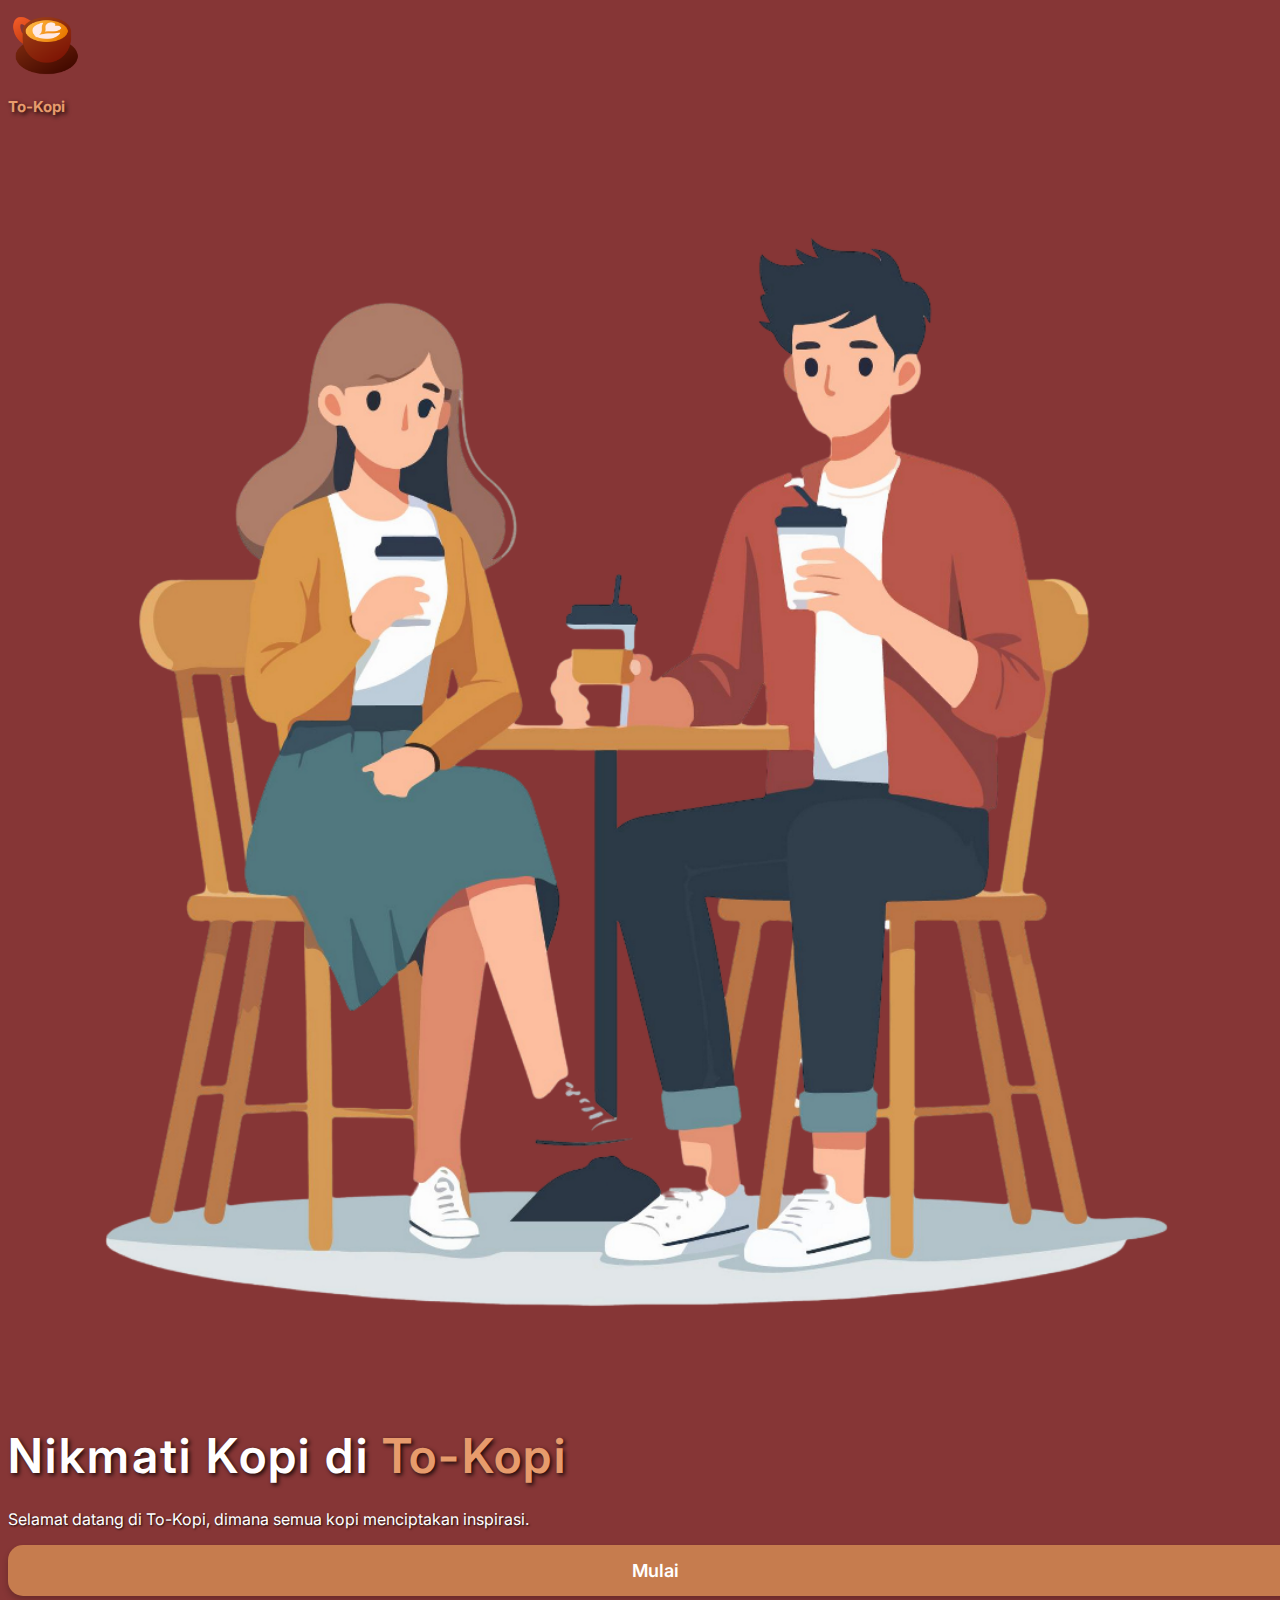
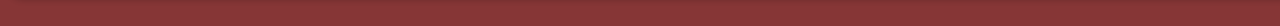
<file: index.html>
<!DOCTYPE html>
<html lang="en">
  <head>
    <meta charset="utf-8" />
    <meta name="viewport" content="width=device-width, initial-scale=1" />
    <title>To-Kopi</title>
    <link
      href="https://cdn.jsdelivr.net/npm/bootstrap@5.3.5/dist/css/bootstrap.min.css"
      rel="stylesheet"
      integrity="sha384-SgOJa3DmI69IUzQ2PVdRZhwQ+dy64/BUtbMJw1MZ8t5HZApcHrRKUc4W0kG879m7"
      crossorigin="anonymous"
    />
    <link rel="stylesheet" href="styles.css" />
    <link rel="preconnect" href="https://fonts.googleapis.com" />
    <link rel="preconnect" href="https://fonts.gstatic.com" crossorigin />
    <link
      href="https://fonts.googleapis.com/css2?family=Inter:ital,opsz,wght@0,14..32,100..900;1,14..32,100..900&display=swap"
      rel="stylesheet"
    />
    <link rel="icon" href="gambar/img-logo.png" />
  </head>
  <body class="body-index">
    <script
      src="https://cdn.jsdelivr.net/npm/bootstrap@5.3.5/dist/js/bootstrap.bundle.min.js"
      integrity="sha384-k6d4wzSIapyDyv1kpU366/PK5hCdSbCRGRCMv+eplOQJWyd1fbcAu9OCUj5zNLiq"
      crossorigin="anonymous"
    ></script>
    <div class="container-fluid">
      <div class="halaman-mulai text-center">
        <div class="logo">
          <img src="/gambar/img-logo.png" alt="icon kopi" class="img-logo" />
          <h1 class="name-logo">To-Kopi</h1>
        </div>
        <div class="teks-mulai">
          <img
            src="/gambar/img-jumbotron.png"
            alt="Orang Ngopi"
            class="img-jumbotron"
          />
          <h1 class="judul-mulai">
            Nikmati Kopi di <span class="sec-color">To-Kopi</span>
          </h1>
          <p class="deskripsi-mulai">
            Selamat datang di To-Kopi, dimana semua kopi menciptakan inspirasi.
          </p>
        </div>
        <div class="tombol-mulai">
          <a class="btn btn-mulai" href="home.html" role="button">Mulai</a>
        </div>
      </div>
    </div>
  </body>
</html>
</file>
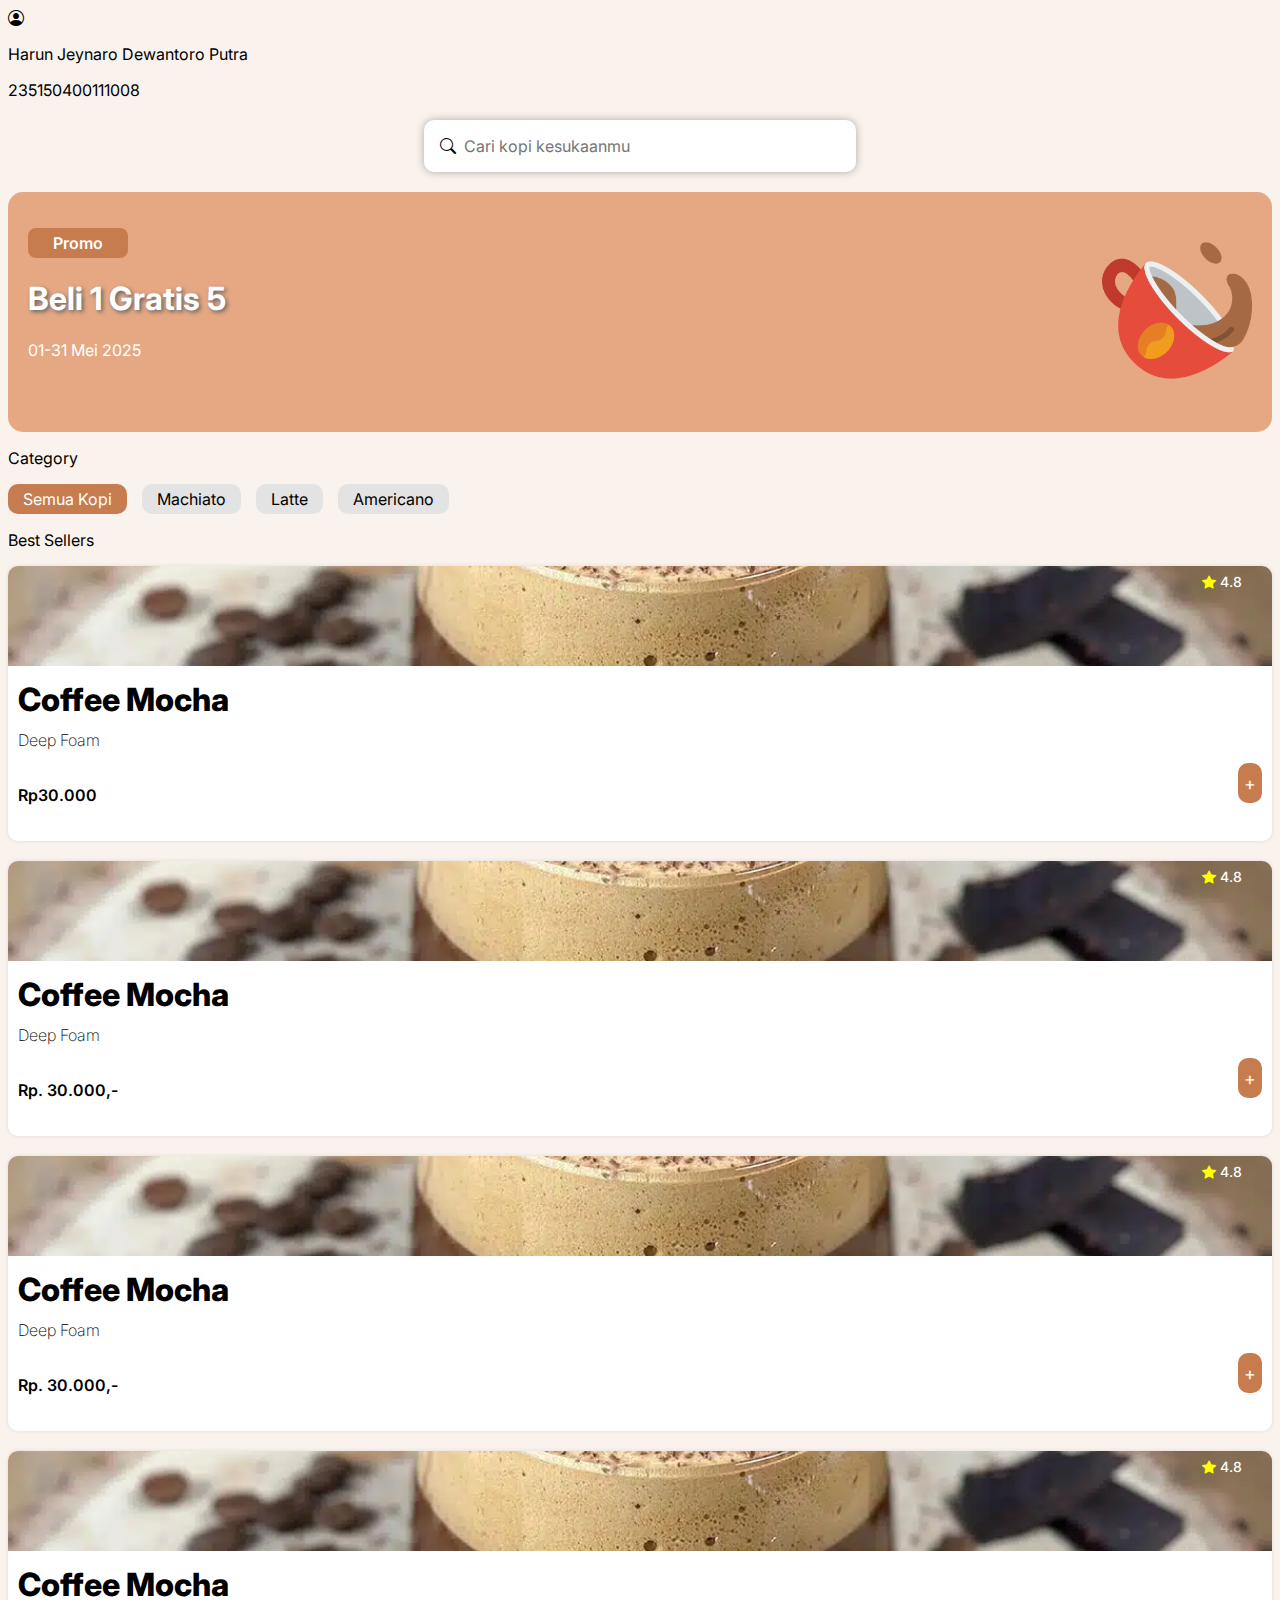
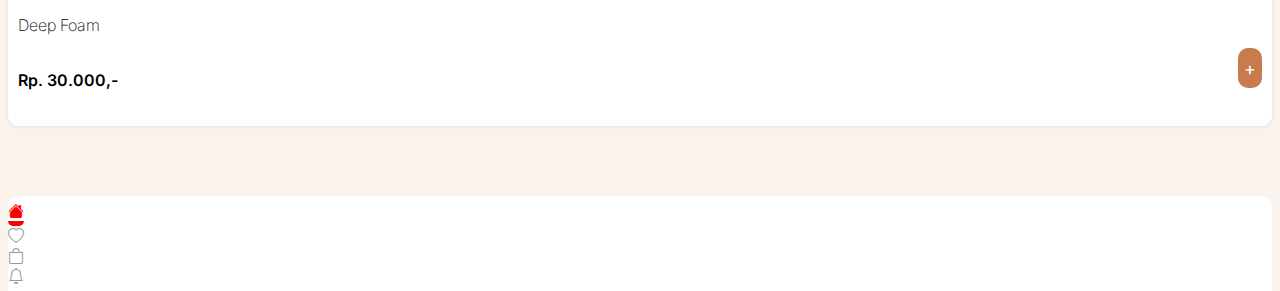
<file: home.html>
<!DOCTYPE html>
<html lang="en">
  <head>
    <meta charset="utf-8" />
    <meta name="viewport" content="width=device-width, initial-scale=1" />
    <title>To-Kopi</title>
    <link rel="stylesheet" href="home.css" />
    <link
      href="https://cdn.jsdelivr.net/npm/bootstrap@5.3.5/dist/css/bootstrap.min.css"
      rel="stylesheet"
      integrity="sha384-SgOJa3DmI69IUzQ2PVdRZhwQ+dy64/BUtbMJw1MZ8t5HZApcHrRKUc4W0kG879m7"
      crossorigin="anonymous"
    />

    <link
      rel="stylesheet"
      href="https://cdn.jsdelivr.net/npm/bootstrap-icons@1.11.3/font/bootstrap-icons.min.css"
    />
    <link rel="preconnect" href="https://fonts.googleapis.com" />
    <link rel="preconnect" href="https://fonts.gstatic.com" crossorigin />
    <link
      href="https://fonts.googleapis.com/css2?family=Inter:ital,opsz,wght@0,14..32,100..900;1,14..32,100..900&display=swap"
      rel="stylesheet"
    />
    <link rel="icon" href="gambar/img-logo.png" />
    <link rel="stylesheet" href="styles.css" />
  </head>
  <body class="p-2">
    <script
      src="https://cdn.jsdelivr.net/npm/bootstrap@5.3.5/dist/js/bootstrap.bundle.min.js"
      integrity="sha384-k6d4wzSIapyDyv1kpU366/PK5hCdSbCRGRCMv+eplOQJWyd1fbcAu9OCUj5zNLiq"
      crossorigin="anonymous"
    ></script>
    <header class="container-fluid mb-3">
      <div class="d-flex justify-content-between align-items-center">
        <div class="d-flex align-items-center gap-2">
          <i class="bi bi-person-circle"></i>
          <div>
            <p class="fw-bold mb-0 fs-12">Harun Jeynaro Dewantoro Putra</p>
            <p class="mb-0 fs-10">235150400111008</p>
          </div>
        </div>
      </div>
    </header>

    <div class="container-fluid">
      <div class="search-container mt-0">
        <i class="bi bi-search"></i>
        <input
          type="text"
          class="search-input"
          placeholder="Cari kopi kesukaanmu"
        />
      </div>
    </div>

    <div class="container-fluid">
      <div class="banner">
        <div class="promo-banner">
          <p>Promo</p>
        </div>
        <h1>Beli 1 Gratis 5</h1>
        <p>01-31 Mei 2025</p>
        <div class="img-banner">
          <img src="/gambar/cup.png" alt="Cup banner" />
        </div>
      </div>
    </div>
    <div class="container-fluid mt-4 category-section">
      <p class="fw-bold">Category</p>
      <div class="category-container">
        <div class="picked-category category-item">Semua Kopi</div>
        <div class="category-item">Machiato</div>
        <div class="category-item">Latte</div>
        <div class="category-item">Americano</div>
      </div>
    </div>

    <div class="container-fluid best-seller">
      <p class="fw-bold">Best Sellers</p>
      <div class="row row-cols-2">
        <div class="col">
          <a href="product.html" class="product-card">
            <div class="product-thumbnail">
              <img src="/gambar/Coffee-Mocha.jpg" alt="Coffee Mocha" />
              <div class="product-thumbnail-rating">
                <i class="bi bi-star-fill"></i> 4.8
              </div>
            </div>
            <div class="product-card-details">
              <h1>Coffee Mocha</h1>
              <p>Deep Foam</p>
              <div class="container-harga-card">
                <p class="harga-card">Rp30.000</p>
                <button class="btn btn-plus">+</button>
              </div>
            </div>
          </a>
        </div>
        <div class="col">
          <a href="product.html" class="product-card">
            <div class="product-thumbnail">
              <img src="/gambar/Coffee-Mocha.jpg" alt="Coffee Mocha" />
              <div class="product-thumbnail-rating">
                <i class="bi bi-star-fill"></i> 4.8
              </div>
            </div>
            <div class="product-card-details">
              <h1>Coffee Mocha</h1>
              <p>Deep Foam</p>
              <div class="container-harga-card">
                <p class="harga-card">Rp. 30.000,-</p>
                <button class="btn btn-plus">+</button>
              </div>
            </div>
          </a>
        </div>
        <div class="col">
          <a href="product.html" class="product-card">
            <div class="product-thumbnail">
              <img src="/gambar/Coffee-Mocha.jpg" alt="Coffee Mocha" />
              <div class="product-thumbnail-rating">
                <i class="bi bi-star-fill"></i> 4.8
              </div>
            </div>
            <div class="product-card-details">
              <h1>Coffee Mocha</h1>
              <p>Deep Foam</p>
              <div class="container-harga-card">
                <p class="harga-card">Rp. 30.000,-</p>
                <button class="btn btn-plus">+</button>
              </div>
            </div>
          </a>
        </div>
        <div class="col">
          <a href="product.html" class="product-card">
            <div class="product-thumbnail">
              <img src="/gambar/Coffee-Mocha.jpg" alt="Coffee Mocha" />
              <div class="product-thumbnail-rating">
                <i class="bi bi-star-fill"></i> 4.8
              </div>
            </div>
            <div class="product-card-details">
              <h1>Coffee Mocha</h1>
              <p>Deep Foam</p>
              <div class="container-harga-card">
                <p class="harga-card">Rp. 30.000,-</p>
                <button class="btn btn-plus">+</button>
              </div>
            </div>
          </a>
        </div>
      </div>
    </div>
    <div class="fixed-bottom">
      <nav class="nav-bottom home">
        <div class="row position-relative">
          <div
            class="col justify-content-center px-2 fs-5 py-1 d-flex flex-column align-items-center"
          >
            <i class="bi bi-house-fill"></i>
          </div>
          <div
            class="col justify-content-center px-2 fs-5 py-1 d-flex flex-column align-items-center"
          >
            <i class="bi bi-heart"></i>
          </div>
          <div
            class="col justify-content-center px-2 fs-5 py-1 d-flex flex-column align-items-center"
          >
            <i class="bi bi-bag"></i>
          </div>
          <div
            class="col justify-content-center px-2 fs-5 py-1 d-flex flex-column align-items-center"
          >
            <i class="bi bi-bell"></i>
          </div>
        </div>
      </nav>
    </div>
  </body>
</html>
</file>
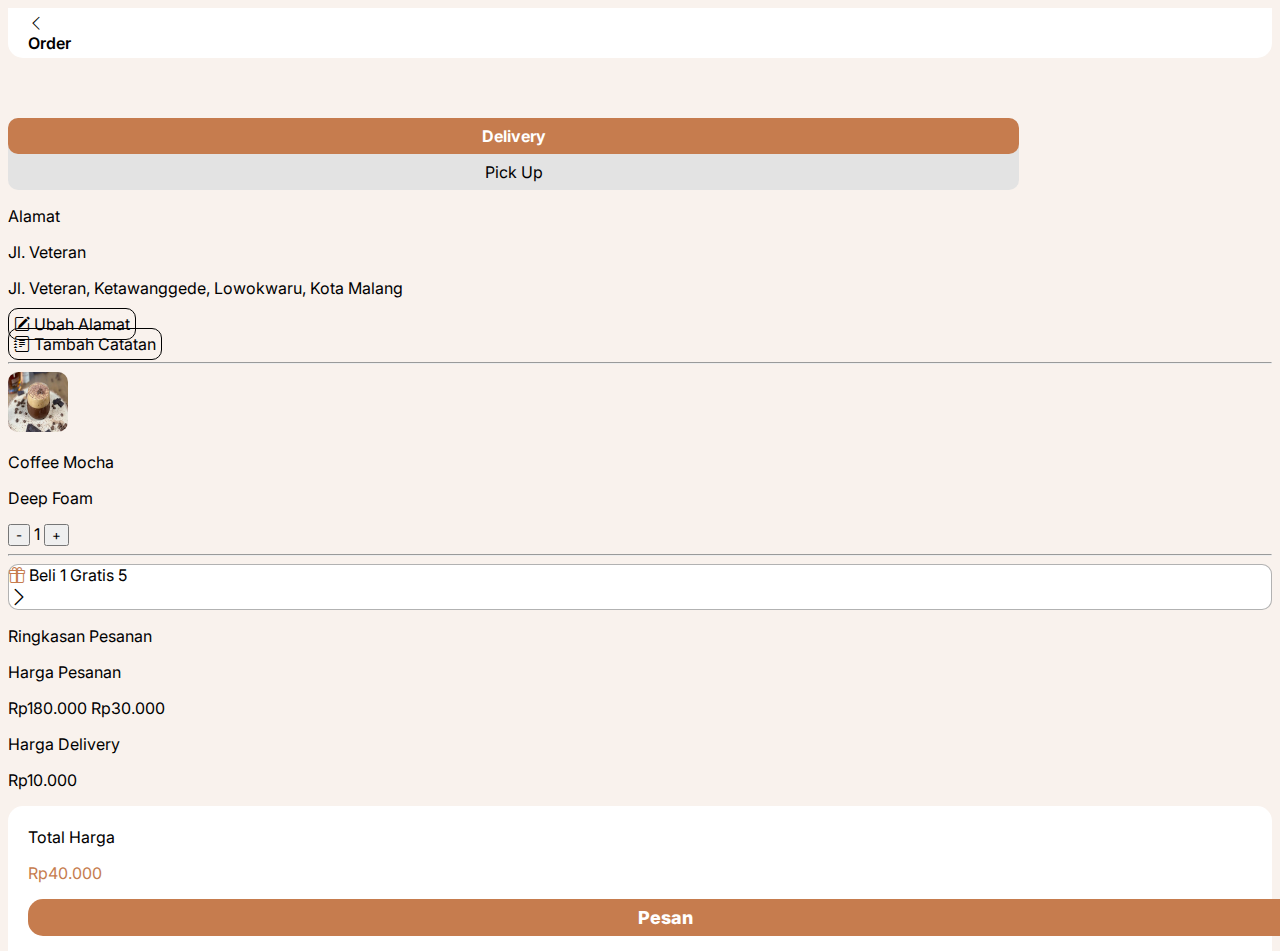
<file: payment.html>
<!DOCTYPE html>
<html lang="en">
  <head>
    <meta charset="utf-8" />
    <meta name="viewport" content="width=device-width, initial-scale=1" />
    <title>To-Kopi</title>
    <link
      href="https://cdn.jsdelivr.net/npm/bootstrap@5.3.5/dist/css/bootstrap.min.css"
      rel="stylesheet"
      integrity="sha384-SgOJa3DmI69IUzQ2PVdRZhwQ+dy64/BUtbMJw1MZ8t5HZApcHrRKUc4W0kG879m7"
      crossorigin="anonymous"
    />
    <link
      rel="stylesheet"
      href="https://cdn.jsdelivr.net/npm/bootstrap-icons@1.11.3/font/bootstrap-icons.min.css"
    />
    <link rel="stylesheet" href="styles.css" />
    <link rel="preconnect" href="https://fonts.googleapis.com" />
    <link rel="preconnect" href="https://fonts.gstatic.com" crossorigin />
    <link
      href="https://fonts.googleapis.com/css2?family=Inter:ital,opsz,wght@0,14..32,100..900;1,14..32,100..900&display=swap"
      rel="stylesheet"
    />
    <link rel="icon" href="gambar/img-logo.png" />
  </head>
  <body>
    <script
      src="https://cdn.jsdelivr.net/npm/bootstrap@5.3.5/dist/js/bootstrap.bundle.min.js"
      integrity="sha384-k6d4wzSIapyDyv1kpU366/PK5hCdSbCRGRCMv+eplOQJWyd1fbcAu9OCUj5zNLiq"
      crossorigin="anonymous"
    ></script>
    <div class="fixed-top">
      <div class="nav-top">
        <div class="row position-relative">
          <div
            class="col justify-content-space-between px-2 fs-5 py-1 d-flex flex-column align-items-center"
          >
            <a href="product.html"><i class="bi bi-chevron-left"></i></a>
          </div>
          <div
            class="col justify-content-space-between px-2 fs-5 py-1 d-flex flex-column align-items-center"
          >
            Order
          </div>
          <div
            class="col justify-content-space-between px-2 fs-5 py-1 d-flex flex-column align-items-center"
          ></div>
        </div>
      </div>
    </div>
    <div class="delivery-options mb-4 px-4 py-2 container-fluid">
      <div class="row d-flex justify-content-space-between">
        <div class="col options picked-option">Delivery</div>
        <div class="col options">Pick Up</div>
      </div>
    </div>
    <div class="mx-2 delivery-details">
      <div class="row mb-3 p-2 delivery-item">
        <div>
          <p class="mb-2 fw-bold">Alamat</p>
          <p class="mb-0 fw-bold">Jl. Veteran</p>
          <p class="fw-light">
            Jl. Veteran, Ketawanggede, Lowokwaru, Kota Malang
          </p>
        </div>
        <div class="col d-flex align-items-center">
          <div>
            <i class="bi bi-pencil-square address-addition"> Ubah Alamat</i>
          </div>
          <div>
            <i class="bi bi-journal-text address-addition"> Tambah Catatan</i>
          </div>
        </div>
      </div>
      <hr />
      <div
        class="d-flex justify-content-between align-items-center px-3 border rounded"
      >
        <div class="d-flex align-items-center">
          <img
            src="/gambar/Coffee-Mocha.jpg"
            alt="Coffee Mocha"
            class="product-img-payment"
          />
          <div class="mt-4 lh-1">
            <p class="fw-bold mb-2">Coffee Mocha</p>
            <p class="text-muted">Deep Foam</p>
          </div>
        </div>
        <div class="d-flex align-items-center">
          <button class="btn btn-light btn-sm" id="decrease">-</button>
          <span class="quantity mx-3 fw-bold">1</span>
          <button class="btn btn-light btn-sm" id="increase">+</button>
        </div>
      </div>

      <hr />
      <div
        class="p-2 mb-3 d-flex align-items-center justify-content-between discount"
      >
        <div class="d-flex align-items-center fs-20">
          <i class="bi bi-gift mx-2" style="color: #c67c4e"></i>
          <span class="mx-2">Beli 1 Gratis 5</span>
        </div>
        <i class="bi bi-chevron-right" style="font-size: 20px"></i>
      </div>
      <div class="row mb-3 p-2 delivery-item">
        <p class="mb-4 fw-bold">Ringkasan Pesanan</p>
        <div class="d-flex justify-content-between align-items-center">
          <p class="fw-light">Harga Pesanan</p>
          <p>
            <span class="text-decoration-line-through">Rp180.000</span> Rp30.000
          </p>
        </div>
        <div class="d-flex justify-content-between align-items-center">
          <p class="fw-light">Harga Delivery</p>
          <p>Rp10.000</p>
        </div>
        <div></div>
      </div>
    </div>
    <div class="fixed-bottom">
      <nav class="nav-bottom product">
        <div class="container-fluid payment-detail">
          <div
            class="px-2 py-2 d-flex justify-content-between align-items-center"
          >
            <p>Total Harga</p>
            <p class="harga-payment fw-bold">Rp40.000</p>
          </div>
          <div class="btn-order">Pesan</div>
        </div>
      </nav>
    </div>
  </body>
</html>
</file>
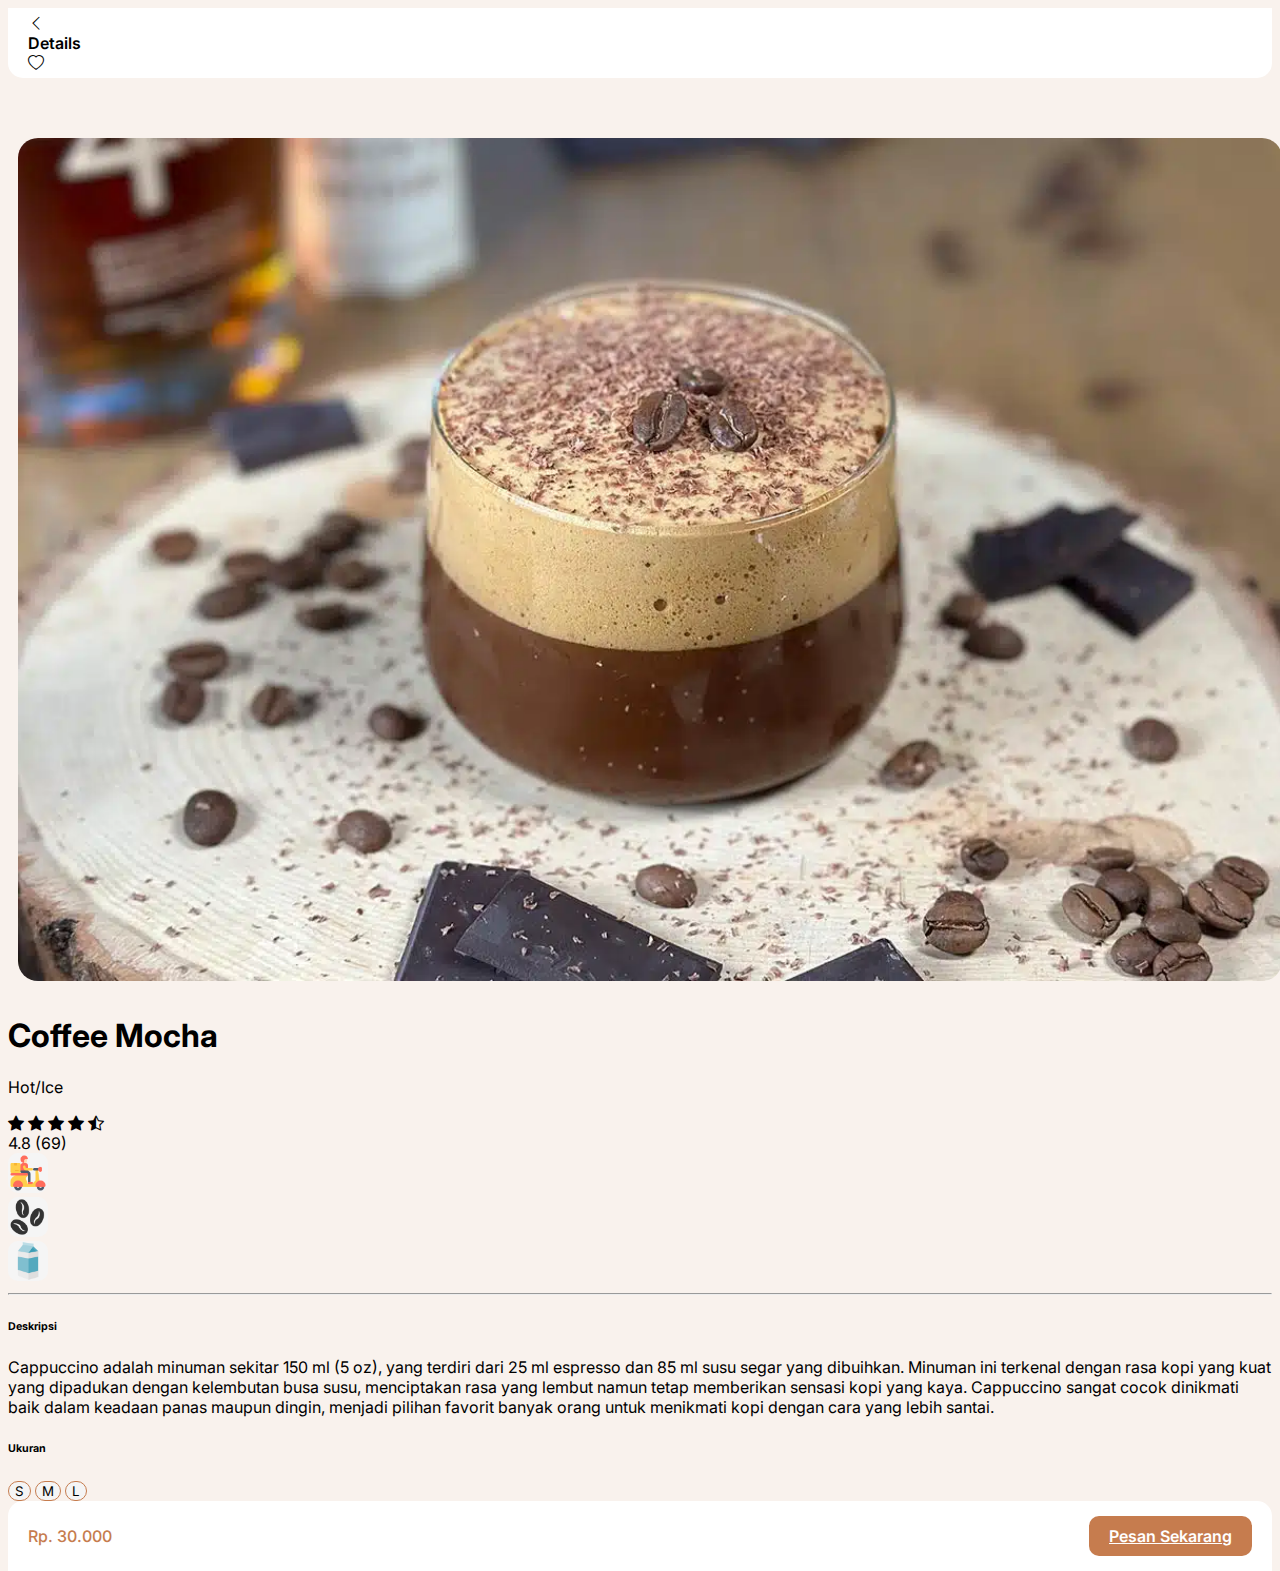
<file: product.html>
<!DOCTYPE html>
<html lang="en">
  <head>
    <meta charset="utf-8" />
    <meta name="viewport" content="width=device-width, initial-scale=1" />
    <title>To-Kopi</title>
    <link
      href="https://cdn.jsdelivr.net/npm/bootstrap@5.3.5/dist/css/bootstrap.min.css"
      rel="stylesheet"
      integrity="sha384-SgOJa3DmI69IUzQ2PVdRZhwQ+dy64/BUtbMJw1MZ8t5HZApcHrRKUc4W0kG879m7"
      crossorigin="anonymous"
    />
    <link
      rel="stylesheet"
      href="https://cdn.jsdelivr.net/npm/bootstrap-icons@1.11.3/font/bootstrap-icons.min.css"
    />
    <link rel="preconnect" href="https://fonts.googleapis.com" />
    <link rel="preconnect" href="https://fonts.gstatic.com" crossorigin />
    <link
      href="https://fonts.googleapis.com/css2?family=Inter:ital,opsz,wght@0,14..32,100..900;1,14..32,100..900&display=swap"
      rel="stylesheet"
    />
    <link rel="icon" href="gambar/img-logo.png" />
    <link rel="stylesheet" href="styles.css" />
  </head>
  <body>
    <script
      src="https://cdn.jsdelivr.net/npm/bootstrap@5.3.5/dist/js/bootstrap.bundle.min.js"
      integrity="sha384-k6d4wzSIapyDyv1kpU366/PK5hCdSbCRGRCMv+eplOQJWyd1fbcAu9OCUj5zNLiq"
      crossorigin="anonymous"
    ></script>
    <div class="fixed-top">
      <div class="nav-top">
        <div class="row position-relative">
          <div
            class="col justify-content-space-between px-2 fs-5 py-1 d-flex flex-column align-items-center"
          >
            <a href="home.html"><i class="bi bi-chevron-left"></i></a>
          </div>
          <div
            class="col justify-content-space-between px-2 fs-5 py-1 d-flex flex-column align-items-center"
          >
            Details
          </div>
          <div
            class="col justify-content-space-between px-2 fs-5 py-1 d-flex flex-column align-items-center"
          >
            <i class="bi bi-heart"></i>
          </div>
        </div>
      </div>
    </div>
    <div class="product-img container-fluid">
      <img src="/gambar/Coffee-Mocha.jpg" alt="Coffee Mocha" />
    </div>

    <div class="product-details container-fluid px-4">
      <div class="product-details-awal d-flex justify-content-between">
        <div>
          <h1 class="mb-1">Coffee Mocha</h1>
          <p class="text-muted small mb-2">Hot/Ice</p>
          <div class="d-flex align-items-center mb-3">
            <div class="rating-stars me-1 text-warning">
              <i class="bi bi-star-fill"></i>
              <i class="bi bi-star-fill"></i>
              <i class="bi bi-star-fill"></i>
              <i class="bi bi-star-fill"></i>
              <i class="bi bi-star-half"></i>
            </div>
            <span class="fw-bold me-1">4.8</span>
            <span class="text-muted small">(69)</span>
          </div>
        </div>
        <div class="d-flex gap-3 mb-4">
          <div
            class="feature-icon d-flex align-items-center justify-content-center"
          >
            <img src="/gambar/delivery-bike.png" class="product-icon p-1" />
          </div>
          <div
            class="feature-icon d-flex align-items-center justify-content-center"
          >
            <img src="/gambar/coffee-bean.png" class="product-icon p-1" />
          </div>
          <div
            class="feature-icon d-flex align-items-center justify-content-center"
          >
            <img src="/gambar/milk.png" class="product-icon p-1" />
          </div>
        </div>
      </div>
      <hr />
      <h6 class="fw-bold mb-2">Deskripsi</h6>
      <p class="text-muted small mb-3">
        Cappuccino adalah minuman sekitar 150 ml (5 oz), yang terdiri dari 25 ml
        espresso dan 85 ml susu segar yang dibuihkan. Minuman ini terkenal
        dengan rasa kopi yang kuat yang dipadukan dengan kelembutan busa susu,
        menciptakan rasa yang lembut namun tetap memberikan sensasi kopi yang
        kaya. Cappuccino sangat cocok dinikmati baik dalam keadaan panas maupun
        dingin, menjadi pilihan favorit banyak orang untuk menikmati kopi dengan
        cara yang lebih santai.
      </p>

      <h6 class="fw-bold mb-2">Ukuran</h6>
      <div class="d-flex gap-2 mb-4">
        <button class="size-option btn">S</button>
        <button class="size-option btn">M</button>
        <button class="size-option btn">L</button>
      </div>
    </div>

    <div class="fixed-bottom">
      <nav class="nav-bottom product">
        <div
          class="col d-flex align-items-center justify-content-space-between text-center px-3"
        >
          <div class="fs-6 fw-bold py-3 col-2 chat">
            <p>Rp. 30.000</p>
          </div>
          <a href="payment.html" class="pesan-sekarang text-decoration-none"
            >Pesan Sekarang</a
          >
        </div>
      </nav>
    </div>
  </body>
</html>
</file>
<file: styles.css>
* {
  font-family: "Inter", sans-serif;
  font-style: normal;
}

body {
  background-color: #f9f2ed;
  height: 100vh;
}

.body-index {
  background-color: #863636;
}

.img-logo {
  width: 75px;
  height: 75px;
}

.name-logo {
  font-size: 15px;
  color: #e79b6c;
  text-shadow: 2px 2px 4px rgba(0, 0, 0, 0.8);
}

.img-jumbotron {
  width: 100%;
}

.halaman-mulai {
  background-color: #863636;
  height: 100vh;
  display: flex;
  flex-direction: column;
  justify-content: space-between;
}

.judul-mulai {
  color: white;
  font-size: 3rem; /* Larger heading */
  font-weight: 600; /* Use a semi-bold or bold font weight */
  margin-bottom: 1.5rem;
  letter-spacing: 0.05em; /* Add a little letter spacing */
  text-shadow: 2px 2px 4px rgba(0, 0, 0, 0.8); /* Add text shadow */
}

.deskripsi-mulai {
  font-size: 1rem;
  color: white; /* Slightly lighter text */
  text-shadow: 1px 1px 2px rgba(0, 0, 0, 0.8);
}

.tombol-mulai {
  padding-bottom: 30px;
}

.btn.btn-mulai {
  text-align: center;
  font-weight: 600;
  font-size: large;
  width: 100%;
  padding: 15px;
  background-color: #c67c4e;
  color: white;
  border-radius: 15px;
  display: block;
  text-decoration: none;
  transition: background-color 0.3s ease, transform 0.2s ease;
  box-shadow: 0 4px 6px rgba(0, 0, 0, 0.2);
}

.btn.btn-mulai:hover {
  background-color: #be7242;
  transform: translateY(-2px);
  box-shadow: 0 6px 8px rgba(0, 0, 0, 0.2);
}

.btn.btn-mulai:active {
  background-color: #724529;
  transform: translateY(0);
  box-shadow: 0 2px 4px rgba(0, 0, 0, 0.3);
}

.sec-color {
  color: #e79b6c;
}

* {
  font-family: "Inter", sans-serif;
  font-style: normal;
}

.search-container {
  display: flex;
  align-items: center;
  justify-content: space-between;
  background-color: #ffffff;
  border-radius: 10px;
  padding: 8px 16px;
  width: 100%;
  max-width: 400px;
  margin: 20px auto;
  box-shadow: 0px 0px 8px rgba(0, 0, 0, 0.3);
}

.search-input {
  width: 100%;
  border: none;
  outline: none;
  background-color: transparent;
  font-size: 16px;
  padding: 8px;
}

.banner {
  background-color: #e5a883;
  color: white;
  border-radius: 15px;
  position: relative;
  min-height: 200px;
  padding: 20px;
  overflow: hidden;
}

.banner h1 {
  text-shadow: 2px 2px 4px rgb(99, 99, 99);
}

.promo-banner {
  background-color: #c67c4e;
  text-align: center;
  color: white;
  border-radius: 8px;
  width: 100px;
}

.promo-banner p {
  font-weight: 600;
  padding: 5px;
}

.img-banner {
  position: absolute;
  right: 20px;
  top: 50%;
  transform: translateY(-50%);
}

.img-banner img {
  width: 150px;
}

.category-container {
  display: flex;
  flex-wrap: nowrap;
  gap: 15px;
  overflow-x: auto;
}

.category-item {
  padding: 5px 15px;
  border-radius: 10px;
  background-color: #e3e3e3;
  flex-shrink: 0;
}

.picked-category {
  background-color: #c67c4e;
  color: white;
}

.category-section {
  margin-bottom: 10px;
}

.best-seller {
  padding-bottom: 50px;
}

.best-seller .col {
  margin-bottom: 20px;
}

.product-card {
  background-color: #ffffff;
  color: #000000;
  text-decoration: none;
  display: block;
  padding-bottom: 10px;
  border-radius: 10px;
  overflow: hidden;
  box-shadow: 0px 0px 4px rgba(0, 0, 0, 0.1);
  min-height: 265px;
}

.product-thumbnail {
  position: relative;
}

.product-thumbnail img {
  position: relative;
  display: block;
  width: 100%;
  max-height: 100px;
  margin-bottom: 5px;
  object-fit: cover;
}

.product-thumbnail-rating {
  position: absolute;
  top: 2%;
  right: 2%;
  padding: 5px;
  font-size: 14px;
  font-weight: 500;
  color: white;
}

.product-card h1 {
  font-weight: 800;
}

.product-card p {
  font-weight: 200;
}

.product-card-details {
  padding-left: 10px;
  line-height: 0.8;
  font-size: 16px;
  flex: 1;
}

.harga-card {
  font-size: 16px;
  font-weight: 600 !important;
  padding-top: 10px;
}

.btn-plus {
  background-color: #c67c4e;
  color: white;
  border: none;
  font-size: 18px;
  border-radius: 10px;
  margin-right: 10px;
  height: 40px;
}

.container-harga-card {
  display: flex;
  justify-content: space-between;

  gap: 10px;
}

.nav-bottom.home {
  border-top-left-radius: 10px;
  border-top-right-radius: 10px;
  background-color: white;
  color: rgb(154, 154, 154);
  padding-top: 5px;
  padding-bottom: 5px;
}

.bi-house-fill {
  color: red;
  border-bottom: 5px solid red;
  border-radius: 5px;
}

.nav-top {
  background-color: white;
  color: black;
  border-bottom-left-radius: 15px;
  border-bottom-right-radius: 15px;
  font-weight: 600;
  padding: 5px 20px;
}

.bi-chevron-left {
  color: black;
}

.product-img {
  margin-top: 50px;
}

.product-img img {
  border-radius: 30px;
  width: 100%;
  height: auto;
  padding: 10px;
}

.nav-bottom.product {
  background-color: white;
  color: black;
  padding: 5px 20px;
  border-top-right-radius: 15px;
  border-top-left-radius: 15px;
}

.nav-bottom .col {
  display: flex;
  justify-content: space-between;
  align-items: center;
}

.chat p {
  white-space: nowrap;
  margin: 0;
  font-weight: 500;
  color: #c67c4e;
  line-height: 0;
}

.pesan-sekarang {
  background-color: #c67c4e;
  color: white;
  padding: 10px 20px;
  text-align: center;
  border-radius: 10px;
  font-weight: 600;
  margin-bottom: 10px;
  margin-top: 10px;
}

.product-icon {
  height: 40px;
  background-color: #f5f5f5;
  border-radius: 10px;
}

.size-option {
  background-color: #f5f5f5;
  border: 1px solid #c67c4e;
  border-radius: 10px;
}

.delivery-options {
  background-color: #e3e3e3;
  margin-top: 60px;
  width: 80%;
  border-radius: 10px;
}

.options {
  padding: 8px 20px;
  text-align: center;
  border-radius: 10px;
}

.picked-option {
  background-color: #c67c4e;
  color: white;
  font-weight: bold;
}

.address-addition {
  border: 1px solid black;
  border-radius: 10px;
  padding: 5px;
  margin-right: 10px;
}

.product-img-payment {
  width: 60px;
  height: 60px;
  border-radius: 10px;
  margin-right: 10px;
}

.discount {
  border: 1px solid rgba(0, 0, 0, 0.3);
  background-color: white;
  border-radius: 10px;
}

.harga-payment {
  color: #c67c4e;
}

.btn-order {
  text-align: center;
  background-color: #c67c4e;
  color: white;
  font-weight: 800;
  border-radius: 15px;
  padding: 8px 25px;
  width: 100%;
  border: none;
  font-size: 18px;
  margin-bottom: 10px;
}
</file>
<file: home.css>
* {
  font-family: "Inter", sans-serif;
  font-style: normal;
}

body {
  background-color: #f9f2ed;
  height: 100vh;
}

.search-container {
  display: flex;
  align-items: center;
  justify-content: space-between;
  background-color: #ffffff;
  border-radius: 10px;
  padding: 8px 16px;
  width: 100%;
  max-width: 400px;
  margin: 20px auto;
  box-shadow: 0px 0px 8px rgba(0, 0, 0, 0.3);
}

.search-input {
  width: 100%;
  border: none;
  outline: none;
  background-color: transparent;
  font-size: 16px;
  padding: 8px;
}

.banner {
  background-color: #e5a883;
  color: white;
  border-radius: 15px;
  position: relative;
  min-height: 200px;
  padding: 20px;
  overflow: hidden;
}

.banner h1 {
  text-shadow: 2px 2px 4px rgb(99, 99, 99);
}

.promo-banner {
  background-color: #c67c4e;
  text-align: center;
  color: white;
  border-radius: 8px;
  width: 100px;
}

.promo-banner p {
  font-weight: 600;
  padding: 5px;
}

.img-banner {
  position: absolute;
  right: 20px;
  top: 50%;
  transform: translateY(-50%);
}

.img-banner img {
  width: 150px;
}

.category-container {
  display: flex;
  flex-wrap: nowrap;
  gap: 15px;
  overflow-x: auto;
}

.category-item {
  padding: 5px 15px;
  border-radius: 10px;
  background-color: #e3e3e3;
  flex-shrink: 0;
}

.picked-category {
  background-color: #c67c4e;
  color: white;
}

.category-section {
  margin-bottom: 10px;
}

.best-seller {
  padding-bottom: 50px;
}

.best-seller .col {
  margin-bottom: 20px;
}

.product-card {
  background-color: #ffffff;
  color: #000000;
  text-decoration: none;
  display: block;
  padding-bottom: 10px;
  border-radius: 10px;
  overflow: hidden;
  box-shadow: 0px 0px 4px rgba(0, 0, 0, 0.1);
  min-height: 265px;
}

.product-thumbnail {
  position: relative;
}

.product-thumbnail img {
  position: relative;
  display: block;
  width: 100%;
  max-height: 100px;
  margin-bottom: 5px;
  object-fit: cover;
}

.product-thumbnail-rating {
  position: absolute;
  top: 2%;
  right: 2%;
  padding: 5px;
  font-size: 14px;
  font-weight: 500;
  color: white;
}

.product-thumbnail-rating i {
  color: yellow;
}

.product-card h1 {
  font-weight: 800;
}

.product-card p {
  font-weight: 200;
}

.product-card-details {
  padding-left: 10px;
  line-height: 0.8;
  font-size: 16px;
  flex: 1;
}

.harga-card {
  font-size: 16px;
  font-weight: 600 !important;
  padding-top: 10px;
}

.btn-plus {
  background-color: #c67c4e;
  color: white;
  border: none;
  font-size: 18px;
  border-radius: 10px;
  margin-right: 10px;
  height: 40px;
}

.container-harga-card {
  display: flex;
  justify-content: space-between;

  gap: 10px;
}

.nav-bottom.home {
  border-top-left-radius: 10px;
  border-top-right-radius: 10px;
  background-color: white;
  color: rgb(154, 154, 154);
  padding-top: 5px;
  padding-bottom: 5px;
}

.bi-house-fill {
  color: red;
  border-bottom: 5px solid red;
  border-radius: 5px;
}
</file>
